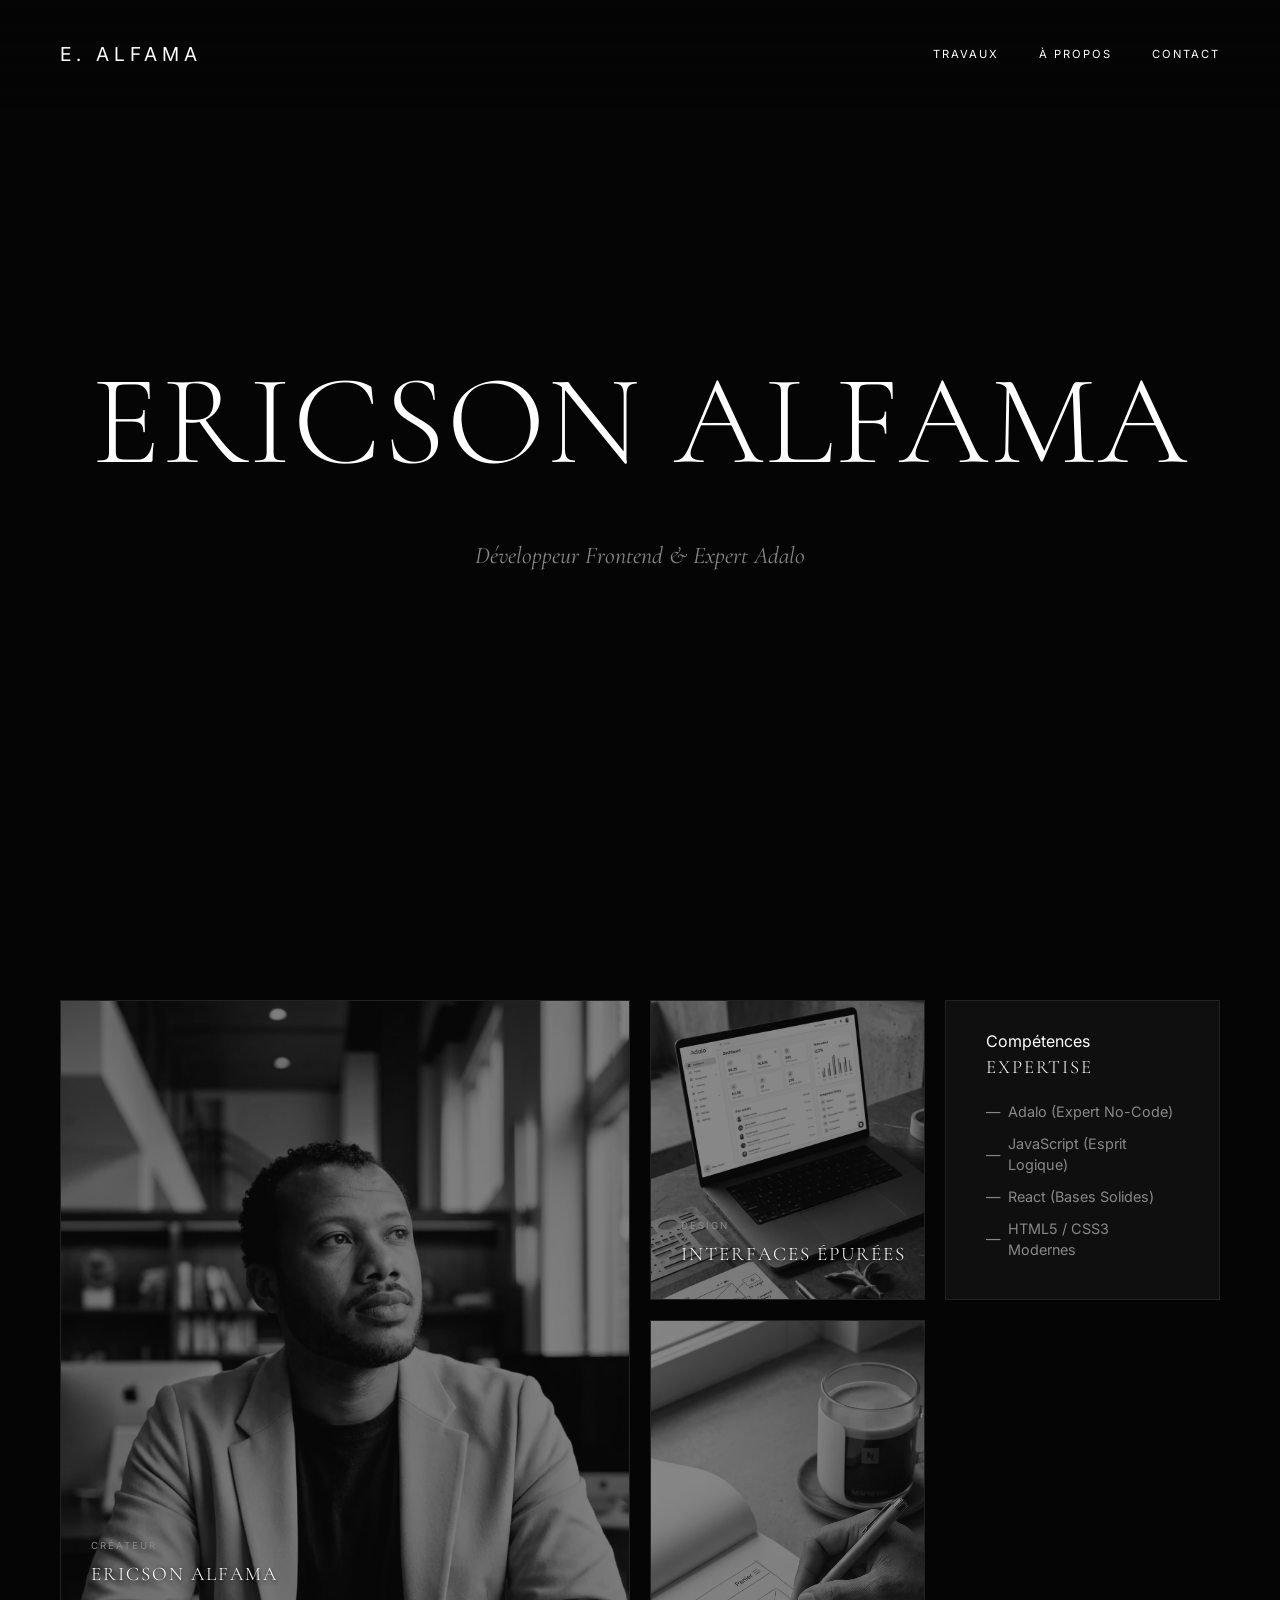
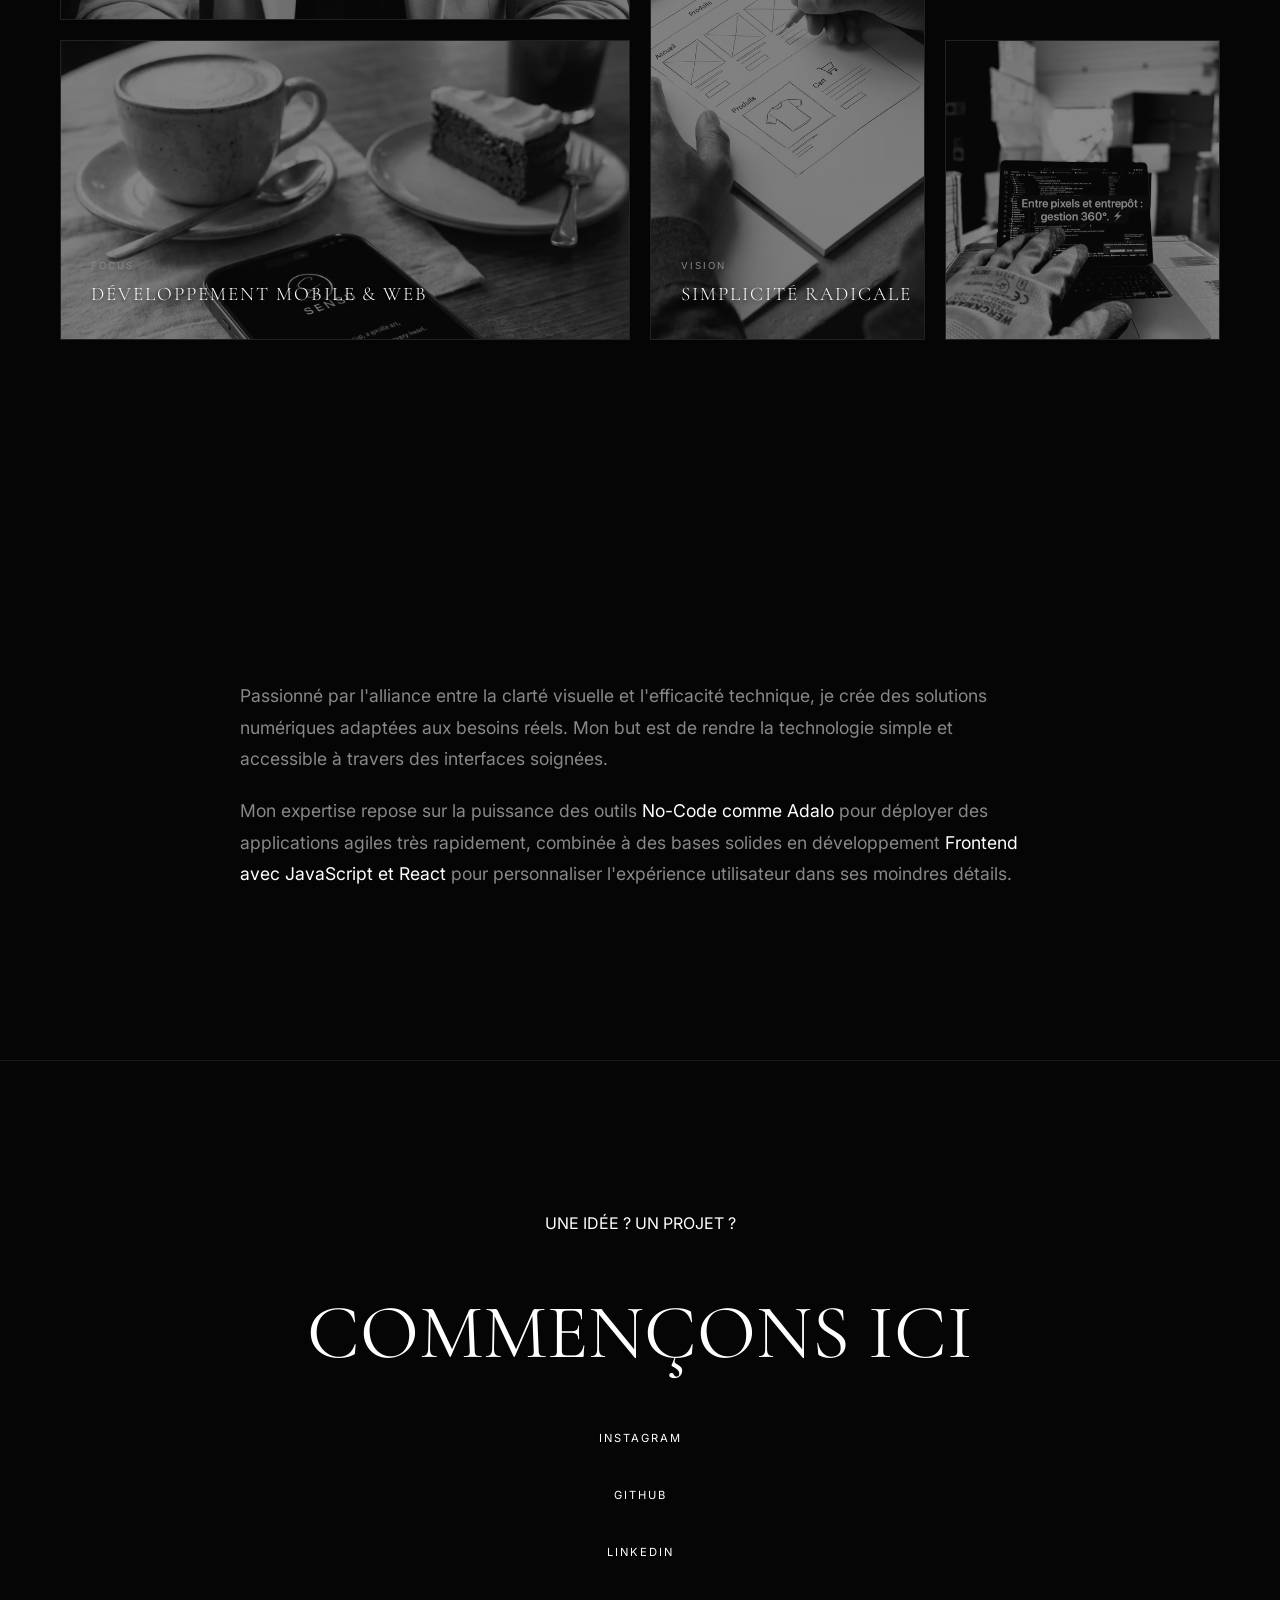
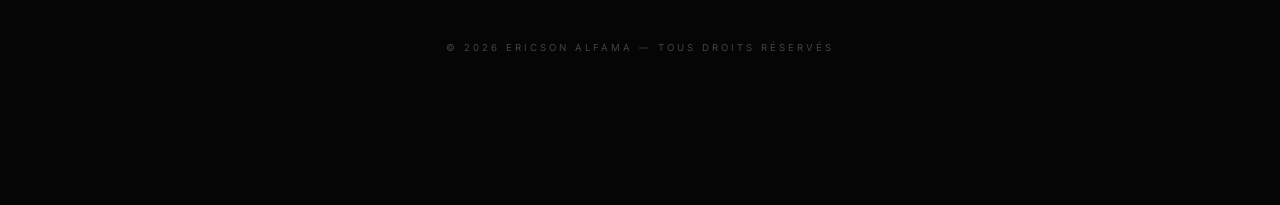
<file: index.html>
<!DOCTYPE html>
<html lang="fr">
<head>
    <meta charset="UTF-8">
    <meta name="viewport" content="width=device-width, initial-scale=1.0">
    <title>Ericson Alfama | Portfolio</title>
    <link rel="stylesheet" href="css/styles.css">
</head>
<body>

    <nav>
        <div class="logo">E. ALFAMA</div>

        <button class="burger-menu" id="burgerToggle" aria-label="Menu">
            <span></span>
            <span></span>
            <span></span>
        </button>

        <div class="nav-links" id="navLinks">
            <a href="#work">Travaux</a>
            <a href="#about">À Propos</a>
            <a href="mailto:ericsonalfama@gmail.com">Contact</a>
        </div>
    </nav>

    <section class="hero">
        <h1>Ericson Alfama</h1>
        <p>Développeur Frontend & Expert Adalo</p>
    </section>

    <section class="work-section" id="work">
        <div class="bento-grid">

            <!-- Fotografia Principal (Grande Impacto) -->
            <div class="bento-item col-2 row-2 reveal">
                <img src="./assets/me_1.webp" alt="Ericson Alfama">
                <div class="bento-content">
                    <span>Créateur</span>
                    <h3>Ericson Alfama</h3>
                </div>
            </div>

            <!-- Projeto / Elemento Visual 1 -->
            <div class="bento-item reveal">
                <img src="./assets/interface_design.webp" alt="Travail en cours">
                <div class="bento-content">
                    <span>Design</span>
                    <h3>Interfaces Épurées</h3>
                </div>
            </div>

            <!-- Skills Box Atualizada (Realista) -->
            <div class="bento-item reveal">
                <div class="skills-card">
                    <span>Compétences</span>
                    <h3>Expertise</h3>
                    <ul>
                        <li>Adalo (Expert No-Code)</li>
                        <li>JavaScript (Esprit Logique)</li>
                        <li>React (Bases Solides)</li>
                        <li>HTML5 / CSS3 Modernes</li>
                    </ul>
                </div>
            </div>

            <!-- Fotografia Vertical (Estilo Insta / Pensativo) -->
            <div class="bento-item row-2 reveal">
                <img src="./assets/design_mockup.webp" alt="Perspective">
                <div class="bento-content">
                    <span>Vision</span>
                    <h3>Simplicité Radicale</h3>
                </div>
            </div>

            <!-- Elemento de Viagem / Ambiente 1 -->
            <div class="bento-item col-2 reveal">
                <img src="./assets/sensu.webp" alt="Mouvement">
                <div class="bento-content">
                    <span>Focus</span>
                    <h3>Développement Mobile & Web</h3>
                </div>
            </div>

            <!-- Elemento de Viagem / Ambiente 2 -->
            <div class="bento-item reveal">
                <img src="./assets/coding_warehouse.webp" alt="Atmosphère">
            </div>

        </div>
    </section>

    <!-- Secção À Propos -->
    <section class="about-section id-reveal" id="about">
        <h2 class="reveal">À Propos</h2>
        <div class="about-content reveal">
            <p>Passionné par l'alliance entre la clarté visuelle et l'efficacité technique, je crée des solutions numériques adaptées aux besoins réels. Mon but est de rendre la technologie simple et accessible à travers des interfaces soignées.</p>
            <p>Mon expertise repose sur la puissance des outils <strong>No-Code comme Adalo</strong> pour déployer des applications agiles très rapidement, combinée à des bases solides en développement <strong>Frontend avec JavaScript et React</strong> pour personnaliser l'expérience utilisateur dans ses moindres détails.</p>
        </div>
    </section>

    <footer>
        <p class="reveal">UNE IDÉE ? UN PROJET ?</p>
        <a href="mailto:ericsonalfama@gmail.com" class="contact-trigger reveal">COMMENÇONS ICI</a>
        <div class="nav-links reveal" id="navLinksFooter" style="justify-content: center; margin-top: 40px; position: static; height: auto; width: auto; background: transparent; transform: none; flex-direction: row;">
            <a href="https://www.instagram.com/ericsonalfama/">Instagram</a>
            <a href="https://github.com/ericsonalfama">GitHub</a>
            <a href="https://www.linkedin.com/in/ericson-pereira-43941a234/">LinkedIn</a>
        </div>
        <p style="margin-top: 80px; font-size: 0.6rem; color: #444; letter-spacing: 3px;">© <span id="current_year">2026</span> ERICSON ALFAMA — TOUS DROITS RÉSERVÉS</p>
    </footer>

    <script src="js/script.js"></script>
</body>
</html>
</file>
<file: css/styles.css>
/* IMPORT DES POLICES */
@import url('https://fonts.googleapis.com/css2?family=Cormorant+Garamond:ital,wght@0,300;0,500;1,300&family=Inter:wght@200;400&display=swap');

:root {
    --bg: #050505;
    --surface: #0f0f0f;
    --text: #ffffff;
    --text-dim: #888888;
    --border: rgba(255, 255, 255, 0.08);
    --font-serif: 'Cormorant Garamond', serif;
    --font-sans: 'Inter', sans-serif;
}

* {
    margin: 0;
    padding: 0;
    box-sizing: border-box;
}

body {
    background-color: var(--bg);
    color: var(--text);
    font-family: var(--font-sans);
    overflow-x: hidden;
    line-height: 1.5;
}

/* TYPOGRAPHIE */
h1, h2, h3 {
    font-family: var(--font-serif);
    font-weight: 300;
    text-transform: uppercase;
    letter-spacing: 2px;
}

a {
    color: inherit;
    text-decoration: none;
    transition: 0.3s ease;
}

/* NAVIGATION - MOBILE FIRST BASE */
nav {
    position: fixed;
    top: 0;
    width: 100%;
    padding: 20px 30px;
    display: flex;
    justify-content: space-between;
    align-items: center;
    z-index: 1000;
    background: linear-gradient(to bottom, var(--bg) 0%, transparent 100%);
}

.logo {
    font-size: 1.2rem;
    font-weight: 400;
    letter-spacing: 5px;
    z-index: 1001;
}

/* MENU BURGER (BOTÃO) */
.burger-menu {
    display: flex;
    flex-direction: column;
    justify-content: space-around;
    width: 24px;
    height: 18px;
    background: transparent;
    border: none;
    cursor: pointer;
    z-index: 1001;
}

.burger-menu span {
    width: 24px;
    height: 2px;
    background: var(--text);
    transition: all 0.3s linear;
    transform-origin: 1px;
}

.burger-menu.open span:nth-child(1) { transform: rotate(45deg); }
.burger-menu.open span:nth-child(2) { opacity: 0; transform: translateX(20px); }
.burger-menu.open span:nth-child(3) { transform: rotate(-45deg); }

/* LINKS DA NAV - OVERLAY NO MOBILE */
.nav-links {
    position: fixed;
    top: 0;
    right: 0;
    height: 100vh;
    width: 100%;
    background: rgba(5, 5, 5, 0.98);
    display: flex;
    flex-direction: column;
    justify-content: center;
    align-items: center;
    gap: 40px;
    font-size: 1.2rem;
    text-transform: uppercase;
    letter-spacing: 4px;
    transform: translateX(100%);
    transition: transform 0.5s cubic-bezier(0.16, 1, 0.3, 1);
}

.nav-links.open {
    transform: translateX(0);
}

.nav-links a:hover {
    color: var(--text-dim);
}

/* HERO SECTION */
.hero {
    height: 100vh;
    display: flex;
    flex-direction: column;
    justify-content: center;
    align-items: center;
    text-align: center;
    padding: 0 20px;
}

.hero h1 {
    font-size: clamp(3rem, 10vw, 8rem);
    margin-bottom: 20px;
    opacity: 0;
    transform: translateY(30px);
    animation: fadeIn 1.5s forwards 0.5s;
}

.hero p {
    font-family: var(--font-serif);
    font-style: italic;
    font-size: clamp(1rem, 2vw, 1.5rem);
    color: var(--text-dim);
    opacity: 0;
    animation: fadeIn 1.5s forwards 1s;
}

/* GRID BENTO */
.work-section {
    padding: 60px 20px;
}

.bento-grid {
    display: grid;
    grid-template-columns: 1fr;
    gap: 20px;
    max-width: 1600px;
    margin: 0 auto;
}

.bento-item {
    background: var(--surface);
    border: 1px solid var(--border);
    position: relative;
    overflow: hidden;
    display: flex;
    justify-content: center;
    align-items: center;
    min-height: 300px;
    transition: 0.6s cubic-bezier(0.16, 1, 0.3, 1);
}

.bento-item:hover {
    border-color: rgba(255, 255, 255, 0.3);
    transform: scale(0.99);
}

.col-2, .row-2 {
    grid-column: span 1;
    grid-row: span 1;
}

.bento-item img {
    width: 100%;
    height: 100%;
    object-fit: cover;
    filter: grayscale(100%);
    transition: 0.6s ease;
    opacity: 0.5;
}

.bento-item:hover img {
    filter: grayscale(0%);
    opacity: 0.9;
}

.bento-content {
    position: absolute;
    bottom: 30px;
    left: 30px;
    pointer-events: none;
    z-index: 2;
}

.bento-content span {
    font-size: 0.6rem;
    text-transform: uppercase;
    letter-spacing: 2px;
    color: var(--text-dim);
}

.bento-content h3 {
    font-size: 1.2rem;
    margin-top: 5px;
    text-shadow: 0 2px 4px rgba(0,0,0,0.8);
}

/* SECTION SKILLS / TECH (REALISTA) */
.skills-card {
    padding: 40px;
    text-align: left;
    width: 100%;
}

.skills-card h3 { margin-bottom: 20px; color: var(--text); }
.skills-card ul {
    list-style: none;
    font-size: 0.9rem;
    color: var(--text-dim);
}
.skills-card li {
    margin-bottom: 10px;
    display: flex;
    align-items: center;
}
.skills-card li::before {
    content: "— ";
    color: var(--text-dim);
    margin-right: 8px;
}

/* SECTION À PROPOS */
.about-section {
    padding: 80px 20px;
    max-width: 800px;
    margin: 0 auto;
    text-align: left;
}

.about-section h2 {
    font-size: 2rem;
    margin-bottom: 30px;
    color: var(--text);
}

.about-content p {
    font-size: 1.1rem;
    color: var(--text-dim);
    line-height: 1.8;
    margin-bottom: 20px;
}

.about-content p strong {
    color: var(--text);
    font-weight: 400;
}

/* FOOTER */
footer {
    padding: 80px 20px;
    text-align: center;
    border-top: 1px solid var(--border);
}

.contact-trigger {
    font-family: var(--font-serif);
    font-size: clamp(2rem, 6vw, 5rem);
    display: block;
    margin: 40px 0;
}

.contact-trigger:hover {
    font-style: italic;
    transform: skewX(-5deg);
}

/* ANIMATIONS */
@keyframes fadeIn {
    to { opacity: 1; transform: translateY(0); }
}

.reveal {
    opacity: 0;
    transform: translateY(40px);
    transition: 1s all ease;
}

.reveal.active {
    opacity: 1;
    transform: translateY(0);
}

/* --- BREAKPOINTS RESPONSIVOS (MIN-WIDTH) --- */
@media (min-width: 375px) {
    #navLinksFooter {
        justify-content: center;
        margin-top: 40px;
        position: static;
        height: auto;
        width: auto;
        background: transparent;
        transform: none;
        display: flex;
        flex-direction: column !important;
    }
}

@media (min-width: 601px) {
    .bento-grid {
        grid-template-columns: repeat(2, 1fr);
    }
    .col-2 { grid-column: span 2; }
    .row-2 { grid-row: span 2; }
    .about-section { padding: 120px 40px; }
    .about-section h2 { font-size: 2.5rem; }
    #navLinksFooter {
        justify-content: center;
        margin-top: 40px;
        position: static;
        height: auto;
        width: auto;
        background: transparent;
        transform: none;
    }
}

@media (min-width: 1025px) {
    nav { padding: 40px 60px; }

    .burger-menu { display: none; }

    .nav-links {
        position: static;
        height: auto;
        width: auto;
        background: transparent;
        flex-direction: row;
        gap: 40px;
        font-size: 0.7rem;
        letter-spacing: 2px;
        transform: translateX(0);
        transition: none;
    }

    .work-section { padding: 100px 60px; }
    .bento-grid {
        grid-template-columns: repeat(4, 1fr);
        grid-auto-rows: 300px;
    }
    .about-section { padding: 150px 0; }
    footer { padding: 150px 60px; }
}
</file>
